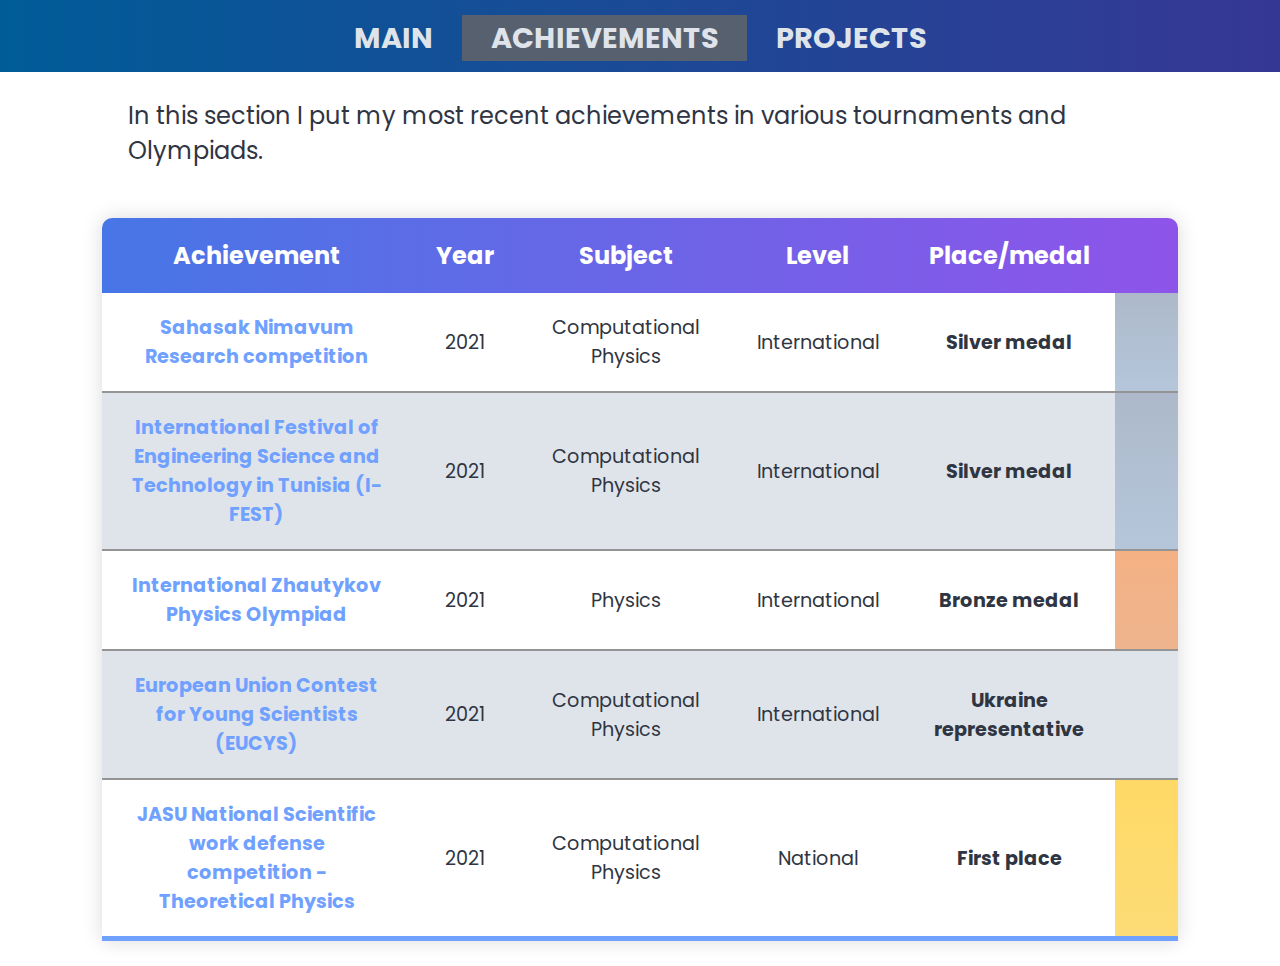
<file: Achievements.html>
<!DOCTYPE html>

<!-- Including emoji support -->
<link href="https://emoji-css.afeld.me/emoji.css" rel="stylesheet">

<html lang="en">
    <head>
        <meta charset="UTF-8">
        <meta http-equiv="X-UA-Compatible" content="IE=edge">
        <meta name="viewport" content="width=device-width, initial-scale=1.0">
        <link rel="icon" href="images/head/favicon.png">
        <title>Zakharov Dmytro</title>
        <link rel="stylesheet" href="styles/achievements/achievements.css">
    </head>
    <body>
        <div class="navbar"> 
            <nav class="navbar-container">
                <ul class="navbar-list">
                    <li><a href="index.html" class="navbar-list-element"> Main </a></li>
                    <li><a href="#" class="current"> Achievements </a></li>
                    <li><a href="projects.html" class="navbar-list-element"> Projects </a></li> 
                </ul>
            </nav>  
        </div>

        <!-- Description of this section -->
        <p class="table-description">
            In this section I put my most recent achievements in various 
            tournaments and Olympiads. 
        </p>

        <table class="achievement-table">
            <thead class="achievement-thead">
                <tr>
                    <td class="achievement"> Achievement </td>
                    <td class="year"> Year </td>
                    <td class="subject"> Subject </td>
                    <td class="level"> Level </td>
                    <td class="place"> Place/medal </td>
                    <td class="medal"> </td>
                </tr>
            </thead>
        
            <tbody class="achievement-tbody" id="achievements-table">
                <!-- A list of elements spawned by main.js script in a format
                    specified below:
                
                    <tr>
                        <td> <a class="colorful" href="research.html"> Sahasak Nimavum Research competition </a> </td>
                        <td> 2021 </td>
                        <td> Computer Science & Physics </td>
                        <td> International </td>
                        <td class="medal-title"> Silver medal </td>
                        <td class="silver-medal"> <i class="em em-second_place_medal" aria-role="presentation" aria-label="FIRST PLACE MEDAL"></i>  </td>
                    </tr> 
                -->
            </tbody>

            <script type='module' src="scripts/achievements/main.js"></script>
        </table>

        <table class = "achievement-table-phone">
            <thead class = "achievement-thead">
                <tr>
                    <td> Achievements: </td>
                </tr>
            </thead>
        
            <tbody class = "achievement-tbody" id="achievements-table-mobile">
                <!-- A list of mobile elements spawned by main.js script in a format
                    specified below:
                    
                    <tr>
                    <td> <a href = "Research.html" id = "link-green"> Sahasak Nimavum Research competition </a> 
                    <div class = "silver-medal-phone"> Silver medal <i class="em em-second_place_medal" aria-role="presentation" aria-label="FIRST PLACE MEDAL"></i> </div> 
                    </td>
                </tr> -->
            </tbody>
        </table>

        <script type='module' src="scripts/achievements/main.js"></script>
    </body>
</html>
</file>
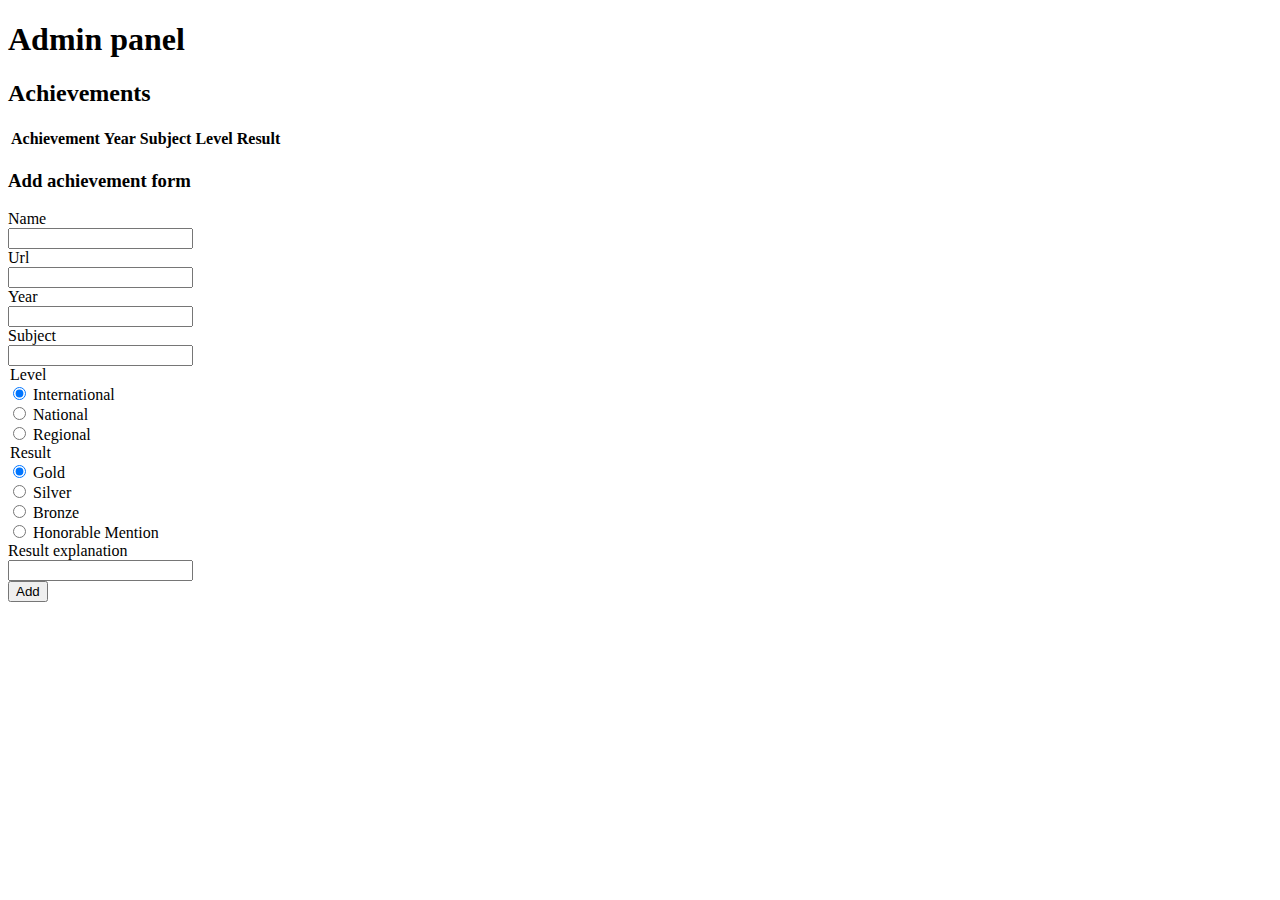
<file: admin.html>
<!DOCTYPE html>

<html lang="en">
    <head>
        <meta charset="UTF-8">
        <meta http-equiv="X-UA-Compatible" content="IE=edge">
        <meta name="viewport" content="width=device-width, initial-scale=1.0">
        <link rel="icon" href="data:image/svg+xml,<svg xmlns=%22http://www.w3.org/2000/svg%22 viewBox=%2210 0 100 100%22><text y=%22.90em%22 font-size=%2290%22>🧑‍💻</text></svg>">
        <title>Admin panel</title>
        <link href="https://cdn.jsdelivr.net/npm/bootstrap@5.3.2/dist/css/bootstrap.min.css" rel="stylesheet" integrity="sha384-T3c6CoIi6uLrA9TneNEoa7RxnatzjcDSCmG1MXxSR1GAsXEV/Dwwykc2MPK8M2HN" crossorigin="anonymous">
    </head>
    <body>
        <h1 class="text-center"> Admin panel </h1>

        <div class="container">
            <h2> Achievements </h2>

            <!-- Table section -->
            <div class="table-responsive">
                <table class="table table-sm table-striped table-hover">
                    <thead class="thead-light">
                        <tr>
                            <th scope="col" class="text-center">Achievement</th>
                            <th scope="col" class="text-center">Year</th>
                            <th scope="col" class="text-center">Subject</th>
                            <th scope="col" class="text-center">Level</th>
                            <th scope="col" class="text-center">Result</th>
                            <th scope="col" class="text-center"></td>
                        </tr>
                    </thead>
                    <tbody id="achievements-table-tbody">
                        <!-- A list of achievements in the format specified below:
                            
                            <tr>
                            <th scope="row" class="text-center"><a href="" class="link-info">Some achievement</a></th>
                            <td class="text-center">Year</td>
                            <td class="text-center">Physics</td>
                            <td class="text-center">Level</td>
                            <td class="text-center">Place</td>
                            <td class="text-center"><button type="button" class="btn btn-sm btn-danger">Delete</button></td>
                        </tr> -->
                    </tbody>
                </table> 
            </div>

            <!-- Add achievement form -->
            <div class="container">
                <h3> Add achievement form </h3>
                <form>
                    <div class="row mb-3">
                        <label for="inputName" class="col-sm-2 col-form-label">Name</label>
                        <div class="col-sm-10">
                            <input type="text" class="form-control" id="inputName">
                        </div>
                    </div>
                    
                    <div class="row mb-3">
                        <label for="inputUrl" class="col-sm-2 col-form-label">Url</label>
                        <div class="col-sm-10">
                            <input type="text" class="form-control" id="inputUrl">
                        </div>
                    </div>

                    <div class="row mb-3">
                        <label for="inputUrl" class="col-sm-2 col-form-label">Year</label>
                        <div class="col-sm-10">
                            <input type="int" class="form-control" id="inputYear">
                        </div>
                    </div>

                    <div class="row mb-3">
                        <label for="inputSubject" class="col-sm-2 col-form-label">Subject</label>
                        <div class="col-sm-10">
                            <input type="text" class="form-control" id="inputSubject">
                        </div>
                    </div>
                    
                    <!-- Radio checkboxes -->
                    <form class="row mb-3">
                        <legend class="col-form-label col-sm-2 pt-0">Level</legend>
                        
                        <div class="col-sm-10">
                            <div class="form-check">
                                <input class="form-check-input" type="radio" name="gridRadiosLevel" id="radio-international" value="1" checked/>
                                <label class="form-check-label" for="radio-international">
                                    International
                                </label>
                            </div>
                            <div class="form-check">
                                <input class="form-check-input" type="radio" name="gridRadiosLevel" id="radio-national" value="2">
                                <label class="form-check-label" for="radio-national">
                                    National
                                </label>
                            </div>
                            <div class="form-check">
                                <input class="form-check-input" type="radio" name="gridRadiosLevel" id="radio-regional" value="3">
                                <label class="form-check-label" for="radio-regional">
                                    Regional
                                </label>
                            </div>
                        </div>
                    </form>
                    
                    <form class="row mb-3">
                        <legend class="col-form-label col-sm-2 pt-0">Result</legend>
                        
                        <div class="col-sm-10">
                            <div class="form-check">
                                <input class="form-check-input" type="radio" name="gridRadiosResult" id="radio-gold" value="1" checked/>
                                <label class="form-check-label" for="radio-gold">
                                    Gold
                                </label>
                            </div>
                            <div class="form-check">
                                <input class="form-check-input" type="radio" name="gridRadiosResult" id="radio-silver" value="2">
                                <label class="form-check-label" for="radio-silver">
                                    Silver
                                </label>
                            </div>
                            <div class="form-check">
                                <input class="form-check-input" type="radio" name="gridRadiosResult" id="radio-bronze" value="3">
                                <label class="form-check-label" for="radio-bronze">
                                    Bronze
                                </label>
                            </div>
                            <div class="form-check">
                                <input class="form-check-input" type="radio" name="gridRadiosResult" id="radio-honorable" value="4">
                                <label class="form-check-label" for="radio-honorable">
                                    Honorable Mention
                                </label>
                            </div>
                        </div>
                    </form>

                    <div class="row mb-3">
                        <label for="inputPassword3" class="col-sm-2 col-form-label">Result explanation</label>
                        <div class="col-sm-10">
                            <input type="text" class="form-control" id="inputResult">
                        </div>
                    </div>

                    <div class="row mb-3">
                    </div>
                    <button type="submit" class="btn btn-primary" id="add-btn">Add</button>
                </form>
            </div>
        </div>

        <script src="https://cdn.jsdelivr.net/npm/bootstrap@5.3.2/dist/js/bootstrap.bundle.min.js" integrity="sha384-C6RzsynM9kWDrMNeT87bh95OGNyZPhcTNXj1NW7RuBCsyN/o0jlpcV8Qyq46cDfL" crossorigin="anonymous"></script>
        <script type='module' src="scripts/admin/main.js"></script>
    </body>
</html>
</file>
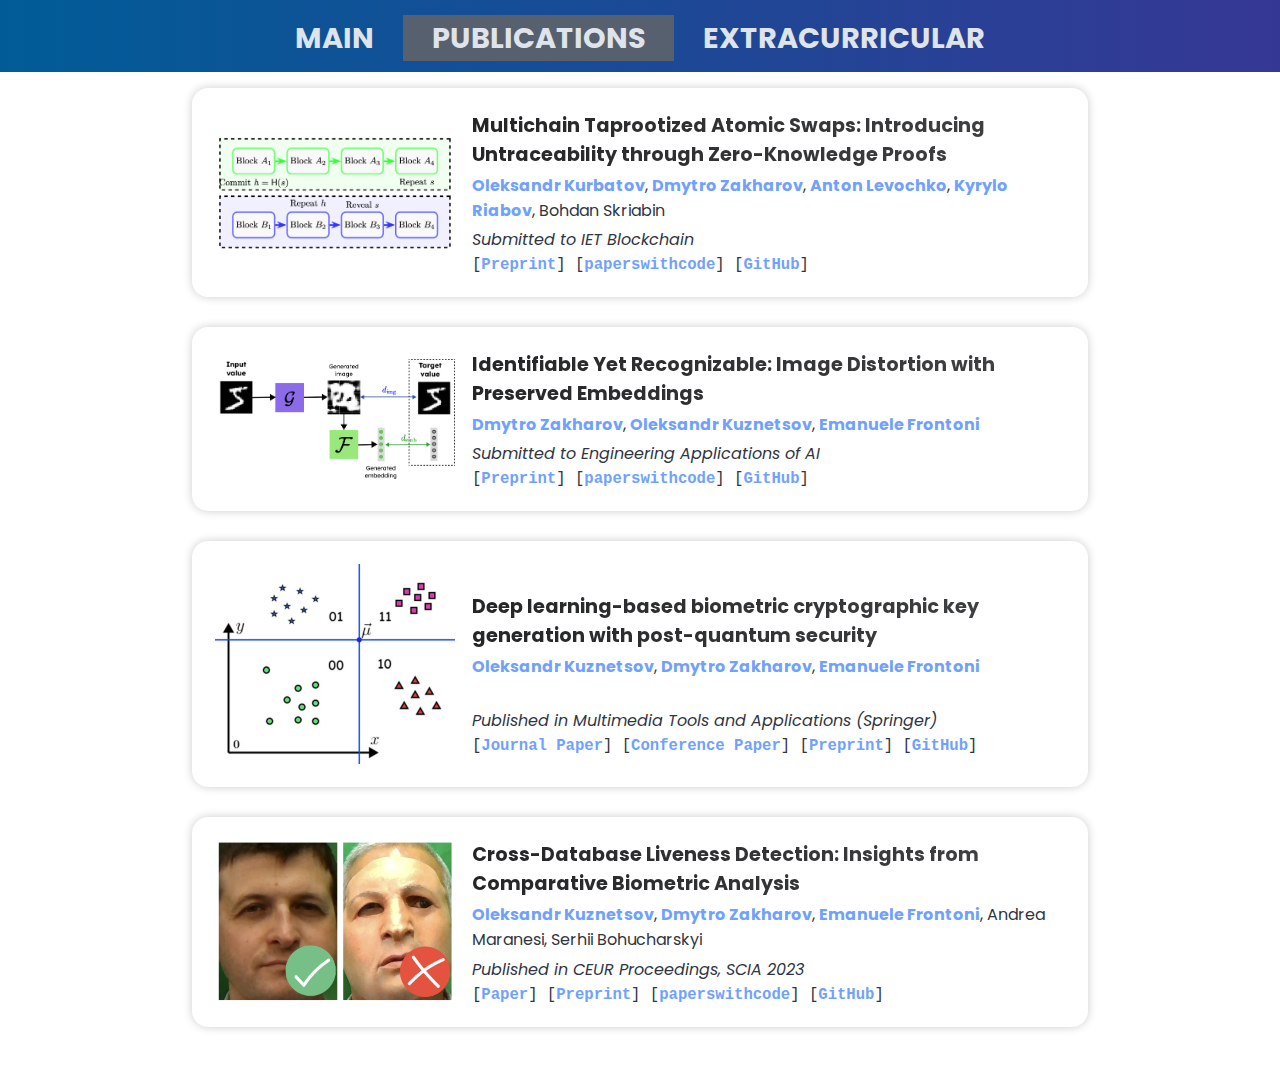
<file: papers.html>
<!DOCTYPE html>
<html lang="en">
    <head>
        <meta charset="UTF-8">
        <meta http-equiv="X-UA-Compatible" content="IE=edge">
        <meta name="viewport" content="width=device-width, initial-scale=1.0">
        <link rel="icon" href="data:image/svg+xml,<svg xmlns=%22http://www.w3.org/2000/svg%22 viewBox=%2210 0 100 100%22><text y=%22.90em%22 font-size=%2290%22>🧑‍💻</text></svg>">
        <title>Zakharov Dmytro</title>
        <link rel="stylesheet" href="styles/papers/papers.css">
    </head>
    <body>
        <!-- Navbar section -->
        <div class="navbar"> 
            <nav class="navbar-container">
                <ul class="navbar-list">
                    <li><a href="index.html" class="navbar-list-element"> Main </a></li>
                    <li><a href="#" class="current"> Publications </a></li>
                    <li><a href="extracurricular.html" class="navbar-list-element"> Extracurricular </a></li> 
                </ul>
            </nav>  
        </div>

        <!-- Papers section -->
        <div class="papers-section">
            <!-- Desktop version of papers -->

            <table class="paper-table">
                <colgroup class="paper-colgroup">
                    <col span="1" class="img-col">
                    <col span="1" class="description-col">
                 </colgroup>

                <tbody>
                    <tr class="image-row">
                        <td rowspan="4" class="preview-cell"> 
                            <img src="images/papers/previews/taprootized.png" class="preview" id="crosschain-image">
                        </td>
                        <td class="title">
                            Multichain Taprootized Atomic Swaps: Introducing Untraceability through Zero-Knowledge Proofs
                        </td>
                    </tr>
                    <tr class="author-row">
                        <td class="authors-cell">
                            <a href="https://scholar.google.com/citations?hl=en&user=-IdWqhkAAAAJ">Oleksandr Kurbatov</a>, <a href="https://scholar.google.com/citations?user=WL-8aoAAAAAJ&hl=en">Dmytro Zakharov</a>, <a href="https://scholar.google.com/citations?hl=en&user=X1nnIVcAAAAJ">Anton Levochko</a>, <a href="https://scholar.google.com/citations?user=qqPvOvMAAAAJ">Kyrylo Riabov</a>, Bohdan Skriabin
                        </td>
                    </tr>
                    <tr class="submission-row">
                        <td class="submission-cell">
                            Submitted to IET Blockchain
                        </td>
                    </tr>
                    <tr class="links-row">
                        <td class="links-cell">
                            [<a href="https://arxiv.org/abs/2402.16735" class="paper-link">Preprint</a>]
                            [<a href="https://cs.paperswithcode.com/paper/multichain-taprootized-atomic-swaps" class="paper-link">paperswithcode</a>]
                            [<a href="https://github.com/distributed-lab/taprootized-atomic-swaps" class="paper-link">GitHub</a>]
                        </td>
                    </tr>
                </tbody>
            </table>

            <table class="paper-table">
                <colgroup class="paper-colgroup">
                    <col span="1" class="img-col">
                    <col span="1" class="description-col">
                 </colgroup>

                <tbody>
                    <tr class="image-row">
                        <td rowspan="4" class="preview-cell"> 
                            <img src="images/papers/previews/unrecognizable.png" class="preview" id="crosschain-image">
                        </td>
                        <td class="title">
                            Identifiable Yet Recognizable: Image Distortion with Preserved Embeddings
                        </td>
                    </tr>
                    <tr class="author-row">
                        <td class="authors-cell">
                            <a href="https://scholar.google.com/citations?user=WL-8aoAAAAAJ&hl=en">Dmytro Zakharov</a>, <a href="https://scholar.google.com/citations?user=DUI-bncAAAAJ&hl=en">Oleksandr Kuznetsov</a>, <a href="https://scholar.google.com/citations?user=Vgi8nAcAAAAJ&hl=en">Emanuele Frontoni</a>
                        </td>
                    </tr>
                    <tr class="submission-row">
                        <td class="submission-cell">
                            Submitted to Engineering Applications of AI
                        </td>
                    </tr>
                    <tr class="links-row">
                        <td class="links-cell">
                            [<a href="https://arxiv.org/abs/2401.15048v1" class="paper-link">Preprint</a>]
                            [<a href="https://paperswithcode.com/paper/unrecognizable-yet-identifiable-image" class="paper-link">paperswithcode</a>]
                            [<a href="https://github.com/ZamDimon/distortion-generator" class="paper-link">GitHub</a>]
                        </td>
                    </tr>
                </tbody>
            </table>

            <table class="paper-table">
                <colgroup class="paper-colgroup">
                    <col span="1" class="img-col">
                    <col span="1" class="description-col">
                 </colgroup>

                <tbody>
                    <tr class="image-row">
                        <td rowspan="4" class="preview-cell"> 
                            <img src="images/papers/previews/keys.png" class="preview" id="crosschain-image">
                        </td>
                        <td class="title">
                            Deep learning-based biometric cryptographic key generation with post-quantum security
                        </td>
                    </tr>
                    <tr class="author-row">
                        <td class="authors-cell">
                            <a href="https://scholar.google.com/citations?user=DUI-bncAAAAJ&hl=en">Oleksandr Kuznetsov</a>, <a href="https://scholar.google.com/citations?user=WL-8aoAAAAAJ&hl=en">Dmytro Zakharov</a>, <a href="https://scholar.google.com/citations?user=Vgi8nAcAAAAJ&hl=en">Emanuele Frontoni</a>
                        </td>
                    </tr>
                    <tr class="submission-row">
                        <td class="submission-cell">
                            Published in Multimedia Tools and Applications (Springer)
                        </td>
                    </tr>
                    <tr class="links-row">
                        <td class="links-cell">
                            [<a href="https://doi.org/10.1007/s11042-023-17714-7" class="paper-link">Journal Paper</a>]
                            [<a href="https://doi.org/10.1109/PICST57299.2022.10238643" class="paper-link">Conference Paper</a>]
                            [<a href="https://www.researchsquare.com/article/rs-2913502/v1" class="paper-link">Preprint</a>]
                            [<a href="https://github.com/ZamDimon/Binary-Encoder" class="paper-link">GitHub</a>]
                        </td>
                    </tr>
                </tbody>
            </table>

            <table class="paper-table">
                <colgroup class="paper-colgroup">
                    <col span="1" class="img-col">
                    <col span="1" class="description-col">
                 </colgroup>

                <tbody>
                    <tr class="image-row">
                        <td rowspan="4" class="preview-cell"> 
                            <img src="images/papers/previews/liveness.png" class="preview" id="crosschain-image">
                        </td>
                        <td class="title">
                            Cross-Database Liveness Detection: Insights from Comparative Biometric Analysis
                        </td>
                    </tr>
                    <tr class="author-row">
                        <td class="authors-cell">
                            <a href="https://scholar.google.com/citations?user=DUI-bncAAAAJ&hl=en">Oleksandr Kuznetsov</a>, <a href="https://scholar.google.com/citations?user=WL-8aoAAAAAJ&hl=en">Dmytro Zakharov</a>, <a href="https://scholar.google.com/citations?user=Vgi8nAcAAAAJ&hl=en">Emanuele Frontoni</a>, Andrea Maranesi, Serhii Bohucharskyi
                        </td>
                    </tr>
                    <tr class="submission-row">
                        <td class="submission-cell">
                            Published in CEUR Proceedings, SCIA 2023
                        </td>
                    </tr>
                    <tr class="links-row">
                        <td class="links-cell">
                            [<a href="https://ceur-ws.org/Vol-3608/#paper19" class="paper-link">Paper</a>]
                            [<a href="https://arxiv.org/abs/2401.16232" class="paper-link">Preprint</a>]
                            [<a href="https://paperswithcode.com/paper/cross-database-liveness-detection-insights" class="paper-link">paperswithcode</a>]
                            [<a href="https://github.com/ZamDimon/liveness-detection" class="paper-link">GitHub</a>]
                        </td>
                    </tr>
                </tbody>
            </table>

            <!-- Phone version of papers -->

            <div class="paper-phone" id="paper-crosschain">
                <img src="images/papers/previews/taprootized.png" class="preview" id="crosschain-image">
                <div class="paper-description">
                    <p class="title"> Multichain Taprootized Atomic Swaps: Introducing Untraceability through Zero-Knowledge Proofs </p>
                    <p class="authors"> <a href="https://scholar.google.com/citations?hl=en&user=-IdWqhkAAAAJ">Oleksandr Kurbatov</a>, <a href="https://scholar.google.com/citations?user=WL-8aoAAAAAJ&hl=en">Dmytro Zakharov</a>, <a href="https://scholar.google.com/citations?hl=en&user=X1nnIVcAAAAJ">Anton Levochko</a>, <a href="https://scholar.google.com/citations?user=qqPvOvMAAAAJ">Kyrylo Riabov</a>, Bohdan Skriabin </p>
                    <p class="journal"> Submitted to IET Blockchain </p>
                    <div class="paper-links">
                        [<a href="https://arxiv.org/abs/2402.16735" class="paper-link">Preprint</a>]
                        [<a href="https://cs.paperswithcode.com/paper/multichain-taprootized-atomic-swaps" class="paper-link">paperswithcode</a>]
                        [<a href="https://github.com/distributed-lab/taprootized-atomic-swaps" class="paper-link">GitHub</a>]
                    </div>
                </div>
            </div>

            <div class="paper-phone" id="paper-embeddings">
                <img src="images/papers/previews/unrecognizable.png" class="preview" id="embeddings-image">
                <div class="paper-description">
                    <p class="title"> Identifiable Yet Recognizable: Image Distortion with Preserved Embeddings </p>
                    <p class="authors"> <a href="https://scholar.google.com/citations?user=WL-8aoAAAAAJ&hl=en">Dmytro Zakharov</a>, <a href="https://scholar.google.com/citations?user=DUI-bncAAAAJ&hl=en">Oleksandr Kuznetsov</a>, <a href="https://scholar.google.com/citations?user=Vgi8nAcAAAAJ&hl=en">Emanuele Frontoni</a> </p>
                    <p class="journal"> Submitted to Engineering Applications of AI </p>
                    <div class="paper-links">
                        [<a href="https://arxiv.org/abs/2401.15048v1" class="paper-link">Preprint</a>]
                        [<a href="https://paperswithcode.com/paper/unrecognizable-yet-identifiable-image" class="paper-link">paperswithcode</a>]
                        [<a href="https://github.com/ZamDimon/distortion-generator" class="paper-link">GitHub</a>]
                    </div>
                </div>
            </div>

            <div class="paper-phone" id="paper-key-gen">
                <img src="images/papers/previews/keys.png" class="preview" id="key-generation">
                <div class="paper-description">
                    <p class="title"> Deep learning-based biometric cryptographic key generation with post-quantum security </p>
                    <p class="authors"> <a href="https://scholar.google.com/citations?user=DUI-bncAAAAJ&hl=en">Oleksandr Kuznetsov</a>, <a href="https://scholar.google.com/citations?user=WL-8aoAAAAAJ&hl=en">Dmytro Zakharov</a>, <a href="https://scholar.google.com/citations?user=Vgi8nAcAAAAJ&hl=en">Emanuele Frontoni</a> </p>
                    <p class="journal"> Published in Multimedia Tools and Applications (Springer) </p>
                    <div class="paper-links">
                        [<a href="https://doi.org/10.1007/s11042-023-17714-7" class="paper-link">Journal Paper</a>]
                        [<a href="https://doi.org/10.1109/PICST57299.2022.10238643" class="paper-link">Conference Paper</a>]
                        [<a href="https://www.researchsquare.com/article/rs-2913502/v1" class="paper-link">Preprint</a>]
                        [<a href="https://github.com/ZamDimon/Binary-Encoder" class="paper-link">GitHub</a>]
                    </div>
                </div>
            </div>

            <div class="paper-phone" id="paper-liveness">
                <img src="images/papers/previews/liveness.png" class="preview" id="liveness">
                <div class="paper-description">
                    <p class="title"> Cross-Database Liveness Detection: Insights from Comparative Biometric Analysis </p>
                    <p class="authors"> <a href="https://scholar.google.com/citations?user=DUI-bncAAAAJ&hl=en">Oleksandr Kuznetsov</a>, <a href="https://scholar.google.com/citations?user=WL-8aoAAAAAJ&hl=en">Dmytro Zakharov</a>, <a href="https://scholar.google.com/citations?user=Vgi8nAcAAAAJ&hl=en">Emanuele Frontoni</a>, Andrea Maranesi, Serhii Bohucharskyi </p>
                    <p class="journal"> Published in CEUR Proceedings </p>
                    <div class="paper-links">
                        [<a href="https://ceur-ws.org/Vol-3608/#paper19" class="paper-link">Paper</a>]
                        [<a href="https://arxiv.org/abs/2401.16232" class="paper-link">Preprint</a>]
                        [<a href="https://paperswithcode.com/paper/cross-database-liveness-detection-insights" class="paper-link">paperswithcode</a>]
                        [<a href="https://github.com/ZamDimon/liveness-detection" class="paper-link">GitHub</a>]
                    </div>
                </div>
            </div>
        </div>
    </body>
</html>
</file>
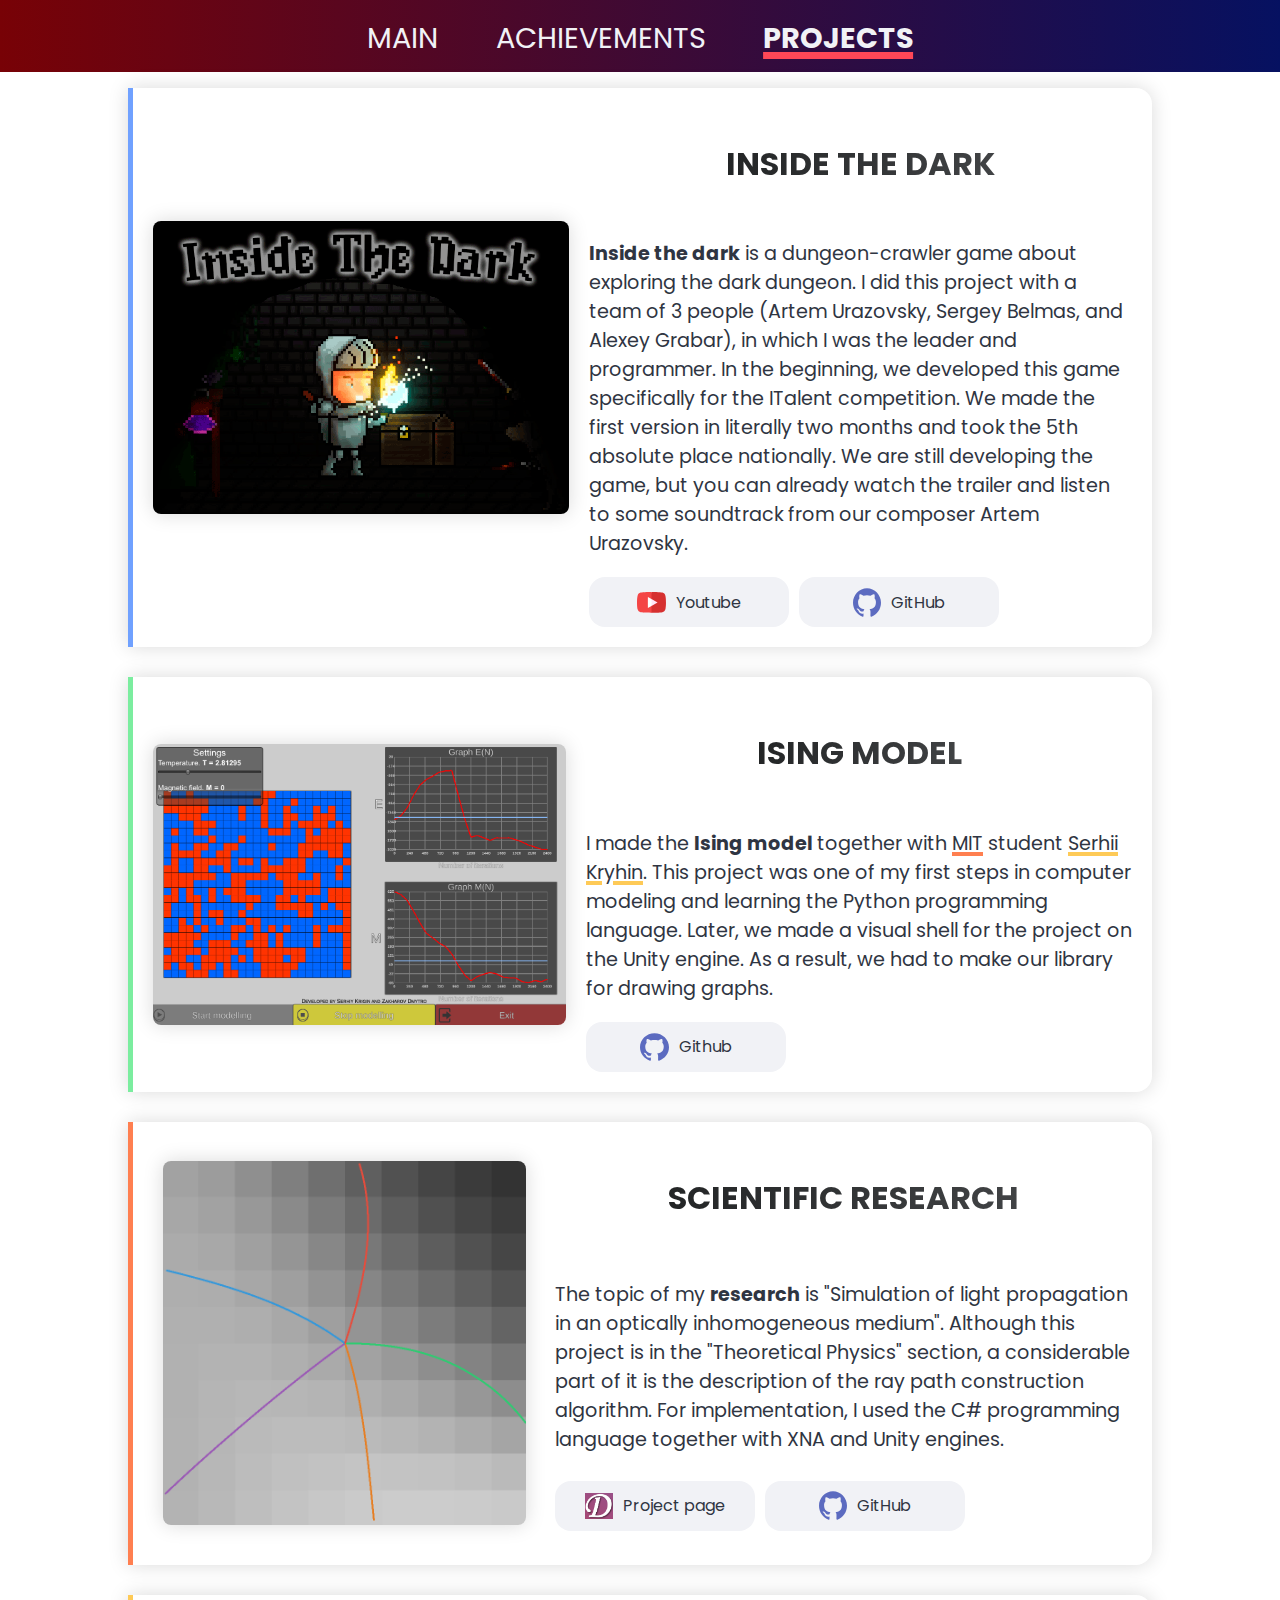
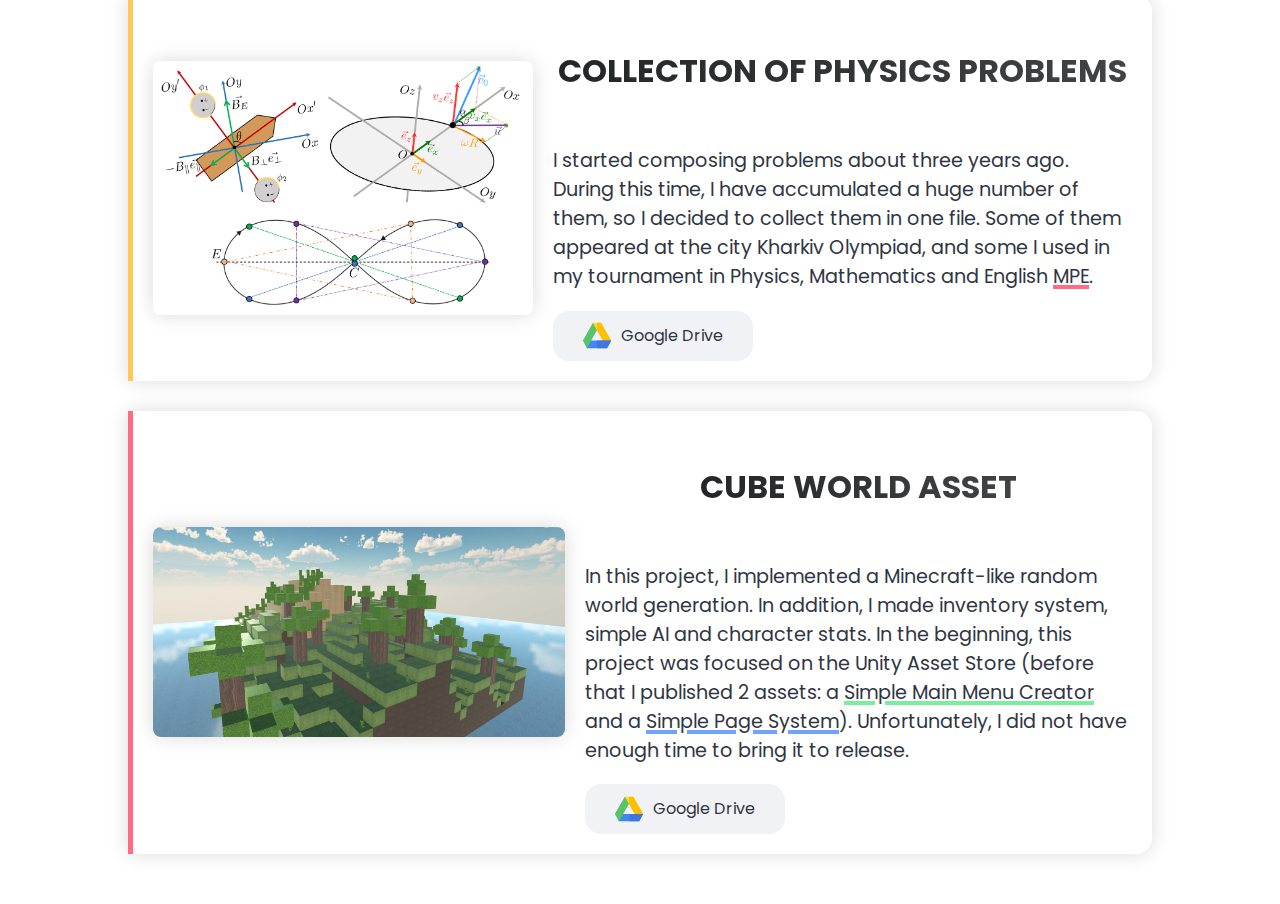
<file: Projects.html>
<!DOCTYPE html>
<html lang="en">
    <head>
        <meta charset="UTF-8">
        <meta http-equiv="X-UA-Compatible" content="IE=edge">
        <meta name="viewport" content="width=device-width, initial-scale=1.0">
        <link rel="icon" href="Images/Head/Webicon.png">
        <title>Zakharov Dmytro</title>
        <link rel = "stylesheet" href = "CSS files/projects/projects.css">
    </head>
    <body>
        <div class = "navbar"> 
            <nav class = "navbar-container">
                <ul class = "navbar-list">
                    <li><a href="index.html" class = "navbar-list-element"> Main </a> </li>
                    <li><a href="Achievements.html" class = "navbar-list-element"> Achievements </a> </li>
                    <li><a href="#" class = "current"> Projects </a> </li> 
                </ul>
            </nav>  
        </div>

        <div class="projects-section">
            <div class = "project-menu color-border" id = "inside-the-dark">
                <img src = "Images/Projects/Previews/Inside_the_dark.png" class = "project-image" id = "inside-the-dark-image">
                <p class="project-title"> Inside the dark </p>
                <p class="project-description">
                    <strong>Inside the dark</strong> is a dungeon-crawler game about exploring the dark dungeon. I did this project with a team of 3 people (Artem Urazovsky, Sergey Belmas, and Alexey Grabar), in which I was the leader and programmer. In the beginning, we developed this game specifically for the ITalent competition. We made the first version in literally two months and took the 5th absolute place nationally. We are still developing the game, but you can already watch the trailer and listen to some soundtrack from our composer Artem Urazovsky.
                </p>

                <div class="project-links-section">
                    <a href = "https://www.youtube.com/watch?v=A6j2XfqPh4k&feature=youtu.be" class = "project-link">
                        <img src="Images/Projects/Source icons/youtube.svg">
                        <p class = "link-name"> Youtube </p>
                    </a>

                    <a href = "https://github.com/ZamDimon/Inside-The-Dark" class = "project-link">
                        <img src="Images/Projects/Source icons/github.svg">
                        <p class = "link-name"> GitHub </p>
                    </a>
                </div>
            </div>

            <div class = "project-menu color-border" id = "ising-model">
                <img src = "Images/Projects/Previews/Ising_model.PNG" class = "project-image" id = "ising-model-image">
                <p class="project-title"> Ising model </p>
                <p class="project-description">
                    I made the <strong> Ising model </strong> together with <a href="https://www.mit.edu" id = "link-orange">MIT</a> student <a href="https://www.facebook.com/profile.php?id=100004925599259" id = "link-yellow">Serhii Kryhin</a>. 
                    This project was one of my first steps in computer modeling and learning the Python programming language. Later, we made a visual shell for the project on the Unity engine. As a result, we had to make our library for drawing graphs.
                </p>

                <div class="project-links-section">                    
                    <a href = "https://github.com/HeHelios/IsingModel" class = "project-link">
                        <img src="Images/Projects/Source icons/github.svg">
                        <p class = "link-name"> Github </p>
                    </a>
                </div>
            </div>

            <div class = "project-menu color-border" id = "jasu-research">
                <img src = "Images/Projects/Previews/Research-photo.PNG" class = "project-image" id = "jasu-research-image">
                <p class="project-title"> Scientific Research </p>
                <p class="project-description">
                    The topic of my <strong>research</strong> is "Simulation of light propagation in an optically inhomogeneous medium". 
                    Although this project is in the "Theoretical Physics" section, 
                    a considerable part of it is the description of the ray path construction algorithm. 
                    For implementation, I used the C# programming language together with XNA and Unity engines. 
                </p>

                <div class="project-links-section">
                    <a href = "Research.html" class = "project-link">
                        <img src="Images/Head/Webicon.PNG">
                        <p class = "link-name"> Project page </p>
                    </a>
                    
                    <a href = "Research.html" class = "project-link">
                        <img src="Images/Projects/Source icons/github.svg">
                        <p class = "link-name"> GitHub </p>
                    </a>
                </div>
            </div>

            <div class = "project-menu color-border" id = "problems-collection">
                <img src = "Images/Projects/Previews/Collection_of_problems.PNG" class = "project-image" id = "problems-collection-image">
                <p class="project-title"> Collection of Physics Problems </p>
                <p class="project-description">
                    I started composing problems about three years ago. 
                    During this time, I have accumulated a huge number of them, 
                    so I decided to collect them in one file. 
                    Some of them appeared at the city Kharkiv Olympiad,
                    and some I used in my tournament in Physics, Mathematics and English <a href = "https://drive.google.com/drive/folders/1F7SFbgdHU_H8XMiI5o3xKesMT7u1uJk3?usp=sharing" id = "link-red">MPE</a>. 
                </p>

                <div class="project-links-section">
                    <a href = "https://drive.google.com/drive/folders/1oE5HrzeskdnxfdHhr3D0C-KDjy6VNuQW?usp=sharing" class = "project-link">
                        <img src="Images/Projects/Source icons/google-drive.svg">
                        <p class = "link-name"> Google Drive </p>
                    </a>
                </div>
            </div>

            <div class = "project-menu color-border" id = "cube-asset">
                <img src = "Images/Projects/Previews/Cube_asset.jpg" class = "project-image" id = "cube-asset-image">
                <p class="project-title"> Cube world asset </p>
                <p class="project-description">
                    In this project, I implemented a Minecraft-like random world generation. In addition, I made
                    inventory system, simple AI and character stats. In the beginning, this 
                    project was focused on the Unity Asset Store (before that I published 
                    2 assets: a 
                    <a href = "https://assetstore.unity.com/packages/tools/gui/simple-main-menu-creator-94457?_ga=2.104834246.778803707.1615833710-691810676.1603144090" id = "link-green">Simple Main Menu Creator</a> 
                    and a 
                    <a href = "https://assetstore.unity.com/packages/tools/gui/simple-page-system-94917?_ga=2.96340058.778803707.1615833710-691810676.1603144090" id = "link-blue">Simple Page System</a>). 
                    Unfortunately, I did not have enough time to bring it to release. 
                </p>

                <div class="project-links-section">
                    <a href = "https://drive.google.com/drive/folders/1xvL6NFfxkOKJ_JD0t810dZxMo8ZDExmv?usp=sharing" class="project-link">
                        <img src="Images/Projects/Source icons/google-drive.svg">
                        <p class = "link-name"> Google Drive </p>
                    </a>
                </div>
            </div>
        </div>
    </body>
</html>
</file>
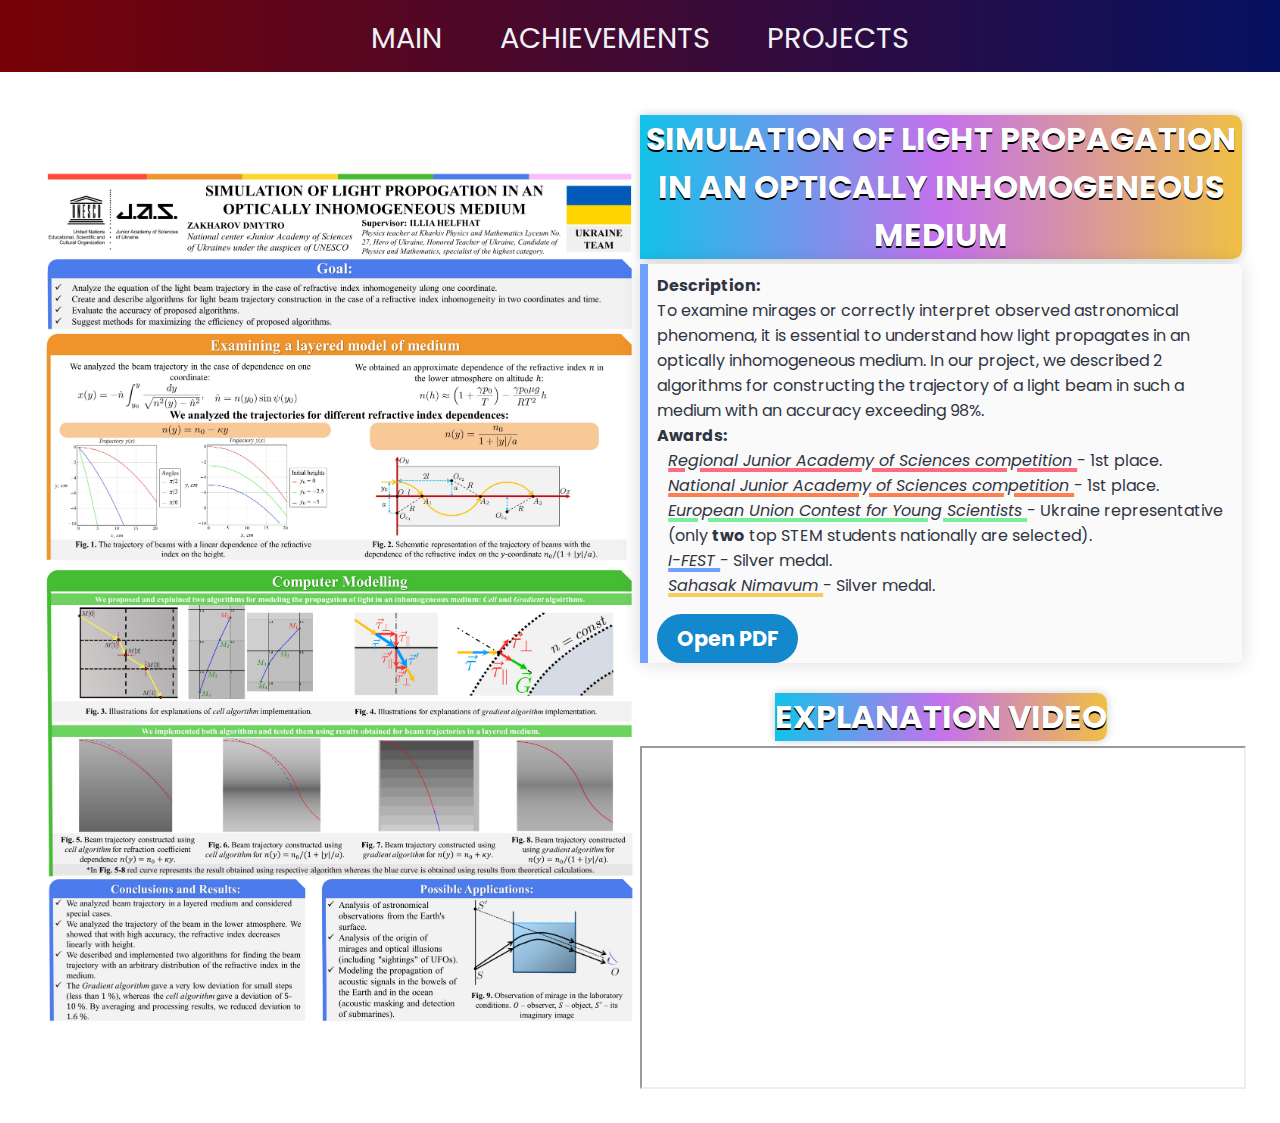
<file: Research.html>
<!DOCTYPE html>
<link href="https://emoji-css.afeld.me/emoji.css" rel="stylesheet">

<html lang="en">
    <head>
        <meta charset="UTF-8">
        <meta http-equiv="X-UA-Compatible" content="IE=edge">
        <meta name="viewport" content="width=device-width, initial-scale=1.0">
        <link rel="icon" href="Images/Head/Webicon.png">
        <title>Zakharov Dmytro</title>
        <link rel = "stylesheet" href = "CSS files/research/research.css">
    </head>
    <body>
        <div class = "navbar"> 
            <nav class = "navbar-container">
                <ul class = "navbar-list">
                    <li><a href="index.html" class = "navbar-list-element"> Main </a> </li>
                    <li><a href="Achievements.html" class = "navbar-list-element"> Achievements </a> </li>
                    <li><a href="Projects.html" class = "navbar-list-element"> Projects </a> </li> 
                </ul>
            </nav>  
        </div>
        
        <div class = "main-container">
            <div class = "poster-container">
                <img src="Images/Projects/Previews/Zakharov_Poster.JPG" id = "poster-image">
            </div>
            
            <div class = "outside-poster-container">
                <div class = "header-container" id = "header">
                    <p class = "header"> SIMULATION OF LIGHT PROPAGATION IN AN OPTICALLY INHOMOGENEOUS MEDIUM </p>
                </div>

                <div class = "description-container">
                    <div class = "description-text">
                        <div id = "header-in-text"> Description: </div>
                        To examine mirages or correctly interpret observed astronomical phenomena, it is essential to understand how light propagates in an optically inhomogeneous medium. In our project, we described 2 algorithms for constructing the trajectory of a light beam in such a medium with an accuracy exceeding 98%.
                        
                        <div id = "header-in-text"> Awards: </div>
                        <ul class = "awards-list">
                            <li><i class="em em-flag-ua" aria-role="presentation" aria-label="Ukraine Flag"></i><i class="em em-first_place_medal" aria-role="presentation" aria-label="FIRST PLACE MEDAL"></i> <em> <a href="https://dniokh.gov.ua/?p=62556" id = "link-red"> Regional Junior Academy of Sciences competition </a> </em> - 1st place. </li>
                            <li><i class="em em-flag-ua" aria-role="presentation" aria-label="Ukraine Flag"></i><i class="em em-first_place_medal" aria-role="presentation" aria-label="FIRST PLACE MEDAL"></i> <em> <a href="https://jasu2021.com/innovation-details.php?id=443" id = "link-orange"> National Junior Academy of Sciences competition </a> </em> - 1st place.</li>
                            <li><i class="em em-flag-eu" aria-role="presentation" aria-label="European Union Flag"></i> <em> <a href="https://eucys2021.usal.es/physics-07-2021/" id = "link-green"> European Union Contest for Young Scientists </a> </em> - Ukraine representative (only <strong>two</strong> top STEM students nationally are selected).</li>
                            <li><i class="em em-flag-tn" aria-role="presentation" aria-label="Tunisia Flag"></i><i class="em em-second_place_medal" aria-role="presentation" aria-label="SECOND PLACE MEDAL"></i> <em> <a href="https://ifest-tunisia.org" id = "link-blue"> I-FEST </a> </em> - Silver medal.</li>
                            <li><i class="em em-flag-lk" aria-role="presentation" aria-label="Sri Lanka Flag"></i><i class="em em-second_place_medal" aria-role="presentation" aria-label="SECOND PLACE MEDAL"></i> <em> <a href="http://slic.gov.lk/sn-2020/" id = "link-yellow"> Sahasak Nimavum </a> </em> - Silver medal.</li>
                        </ul>
                    </div>
                    
                    <br>

                    <a href="https://drive.google.com/file/d/1J8dCYdXRKYcIMF1qYl2XtzLHQu7brPGe/view?usp=sharing" class = "description-button">
                        <i class="em em-memo" aria-role="presentation" aria-label="MEMO"></i> Open PDF
                    </a>
                </div>

                <div class = "explanation-video-container">
                    <p class = "header-container" id = "header"> Explanation video </p>

                    <div style="position:relative; width:100%; height:0px; padding-bottom:56.25%;">
                        <iframe style="position:absolute; left:0; top:0; width:100%; height:100%"
                            src="https://www.youtube.com/embed/4aBd73bWYrA">
                        </iframe>
                    </div>
                </div>
            </div>
        </div>
    </body>
</html>
</file>
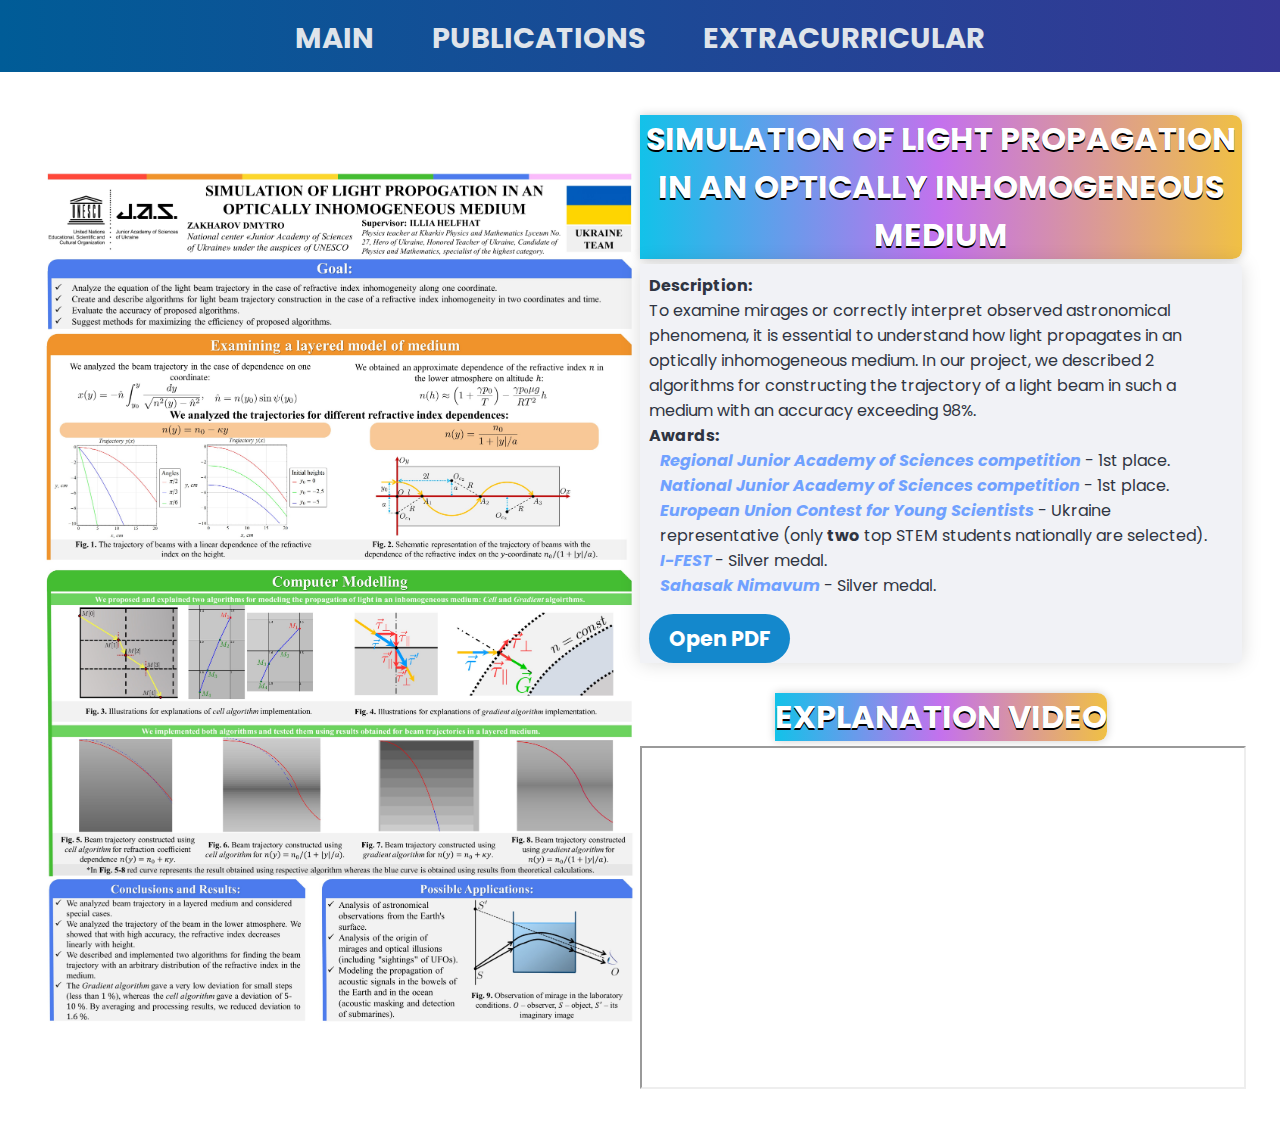
<file: research.html>
<!DOCTYPE html>
<link href="https://emoji-css.afeld.me/emoji.css" rel="stylesheet">

<html lang="en">
    <head>
        <meta charset="UTF-8">
        <meta http-equiv="X-UA-Compatible" content="IE=edge">
        <meta name="viewport" content="width=device-width, initial-scale=1.0">
        <link rel="icon" href="data:image/svg+xml,<svg xmlns=%22http://www.w3.org/2000/svg%22 viewBox=%2210 0 100 100%22><text y=%22.90em%22 font-size=%2290%22>🧑‍💻</text></svg>">
        <title>Zakharov Dmytro</title>
        <link rel="stylesheet" href="styles/research/research.css">
    </head>
    <body>
        <!-- Navbar section -->
        <div class="navbar"> 
            <nav class="navbar-container">
                <ul class="navbar-list">
                    <li><a href="index.html" class="navbar-list-element"> Main </a></li>
                    <li><a href="papers.html" class="navbar-list-element"> Publications </a></li>
                    <li><a href="extracurricular.html" class="navbar-list-element"> Extracurricular </a></li> 
                </ul>
            </nav>  
        </div>
        
        <!-- Poster section -->
        <div class="main-container">
            <div class="poster-container">
                <img src="images/projects/previews/poster.jpg" id="poster-image">
            </div>
            
            <div class="outside-poster-container">
                <div class="header-container" id="header">
                    <p class="header"> SIMULATION OF LIGHT PROPAGATION IN AN OPTICALLY INHOMOGENEOUS MEDIUM </p>
                </div>

                <div class="description-container">
                    <div class="description-text">
                        <div id="header-in-text"> Description: </div>
                        To examine mirages or correctly interpret observed astronomical phenomena, it is essential to understand how light propagates in an optically inhomogeneous medium. In our project, we described 2 algorithms for constructing the trajectory of a light beam in such a medium with an accuracy exceeding 98%.
                        
                        <div id="header-in-text"> Awards: </div>
                        <ul class="awards-list">
                            <li><i class="em em-flag-ua" aria-role="presentation" aria-label="Ukraine Flag"></i><i class="em em-first_place_medal" aria-role="presentation" aria-label="FIRST PLACE MEDAL"></i> <em> <a href="https://dniokh.gov.ua/?p=62556" id = "link-red"> Regional Junior Academy of Sciences competition </a> </em> - 1st place. </li>
                            <li><i class="em em-flag-ua" aria-role="presentation" aria-label="Ukraine Flag"></i><i class="em em-first_place_medal" aria-role="presentation" aria-label="FIRST PLACE MEDAL"></i> <em> <a href="https://jasu2021.com/innovation-details.php?id=443" id = "link-orange"> National Junior Academy of Sciences competition </a> </em> - 1st place.</li>
                            <li><i class="em em-flag-eu" aria-role="presentation" aria-label="European Union Flag"></i> <em> <a href="https://eucys2021.usal.es/physics-07-2021/" id = "link-green"> European Union Contest for Young Scientists </a> </em> - Ukraine representative (only <strong>two</strong> top STEM students nationally are selected).</li>
                            <li><i class="em em-flag-tn" aria-role="presentation" aria-label="Tunisia Flag"></i><i class="em em-second_place_medal" aria-role="presentation" aria-label="SECOND PLACE MEDAL"></i> <em> <a href="https://ifest-tunisia.org" id = "link-blue"> I-FEST </a> </em> - Silver medal.</li>
                            <li><i class="em em-flag-lk" aria-role="presentation" aria-label="Sri Lanka Flag"></i><i class="em em-second_place_medal" aria-role="presentation" aria-label="SECOND PLACE MEDAL"></i> <em> <a href="http://slic.gov.lk/sn-2020/" id = "link-yellow"> Sahasak Nimavum </a> </em> - Silver medal.</li>
                        </ul>
                    </div>
                    
                    <br>

                    <a href="https://drive.google.com/file/d/1J8dCYdXRKYcIMF1qYl2XtzLHQu7brPGe/view?usp=sharing" class="description-button">
                        <i class="em em-memo" aria-role="presentation" aria-label="MEMO"></i> Open PDF
                    </a>
                </div>

                <div class="explanation-video-container">
                    <p class="header-container" id="header"> Explanation video </p>

                    <div style="position:relative; width:100%; height:0px; padding-bottom:56.25%;">
                        <iframe style="position:absolute; left:0; top:0; width:100%; height:100%"
                            src="https://www.youtube.com/embed/4aBd73bWYrA">
                        </iframe>
                    </div>
                </div>
            </div>
        </div>
    </body>
</html>
</file>
<file: styles/achievements/achievements.css>
@import url("../common/common.css");
.table-header {
  font-size: 3em;
  margin: auto;
  font-weight: bold;
  text-align: center;
  margin-top: 30px;
  -webkit-text-decoration: underline var(--table-color-gradient) 7px;
          text-decoration: underline var(--table-color-gradient) 7px;
}

.table-description {
  font-size: 1.5em;
  margin: auto;
  padding: 10px 10% 0 10%;
}

.achievement-table-phone {
  display: none;
}

.achievement-table .achievement {
  width: 30%;
}
.achievement-table .year {
  width: 10%;
}
.achievement-table .subject {
  width: 20%;
}
.achievement-table .level {
  width: 15%;
}
.achievement-table .place {
  width: 19%;
}
.achievement-table .medal {
  width: 6%;
}

.achievement-table, .achievement-table-phone {
  border-collapse: collapse;
  margin: 25px 0;
  font-size: 1.2em;
  min-width: 400px;
  border-radius: 10px 10px 0 0;
  overflow: hidden;
  box-shadow: 0 0 20px rgba(0, 0, 0, 0.15);
  margin-top: 50px;
  margin-left: 8%;
  margin-right: 8%;
}
.achievement-table td, .achievement-table-phone td {
  padding: 20px 25px;
}
.achievement-table .achievement-thead, .achievement-table-phone .achievement-thead {
  font-weight: bold;
  background: var(--table-color-gradient);
  color: white;
  text-align: center;
  font-size: 1.25em;
}
.achievement-table .achievement-tbody, .achievement-table-phone .achievement-tbody {
  color: var(--black-text-color);
  text-align: center;
}
.achievement-table .achievement-tbody tr, .achievement-table-phone .achievement-tbody tr {
  border-bottom: 2px solid #949494;
}
.achievement-table .achievement-tbody tr:last-of-type, .achievement-table-phone .achievement-tbody tr:last-of-type {
  border-bottom: 5px solid var(--main-color);
}
.achievement-table .achievement-tbody tr:nth-child(2n+1), .achievement-table-phone .achievement-tbody tr:nth-child(2n+1) {
  background-color: var(--background-color);
}
.achievement-table .achievement-tbody tr:nth-child(2n+2), .achievement-table-phone .achievement-tbody tr:nth-child(2n+2) {
  background-color: var(--darker-background-color);
}
.achievement-table .achievement-tbody .medal-title, .achievement-table-phone .achievement-tbody .medal-title {
  font-weight: bold;
}
.achievement-table .achievement-tbody .neutral, .achievement-table-phone .achievement-tbody .neutral {
  font-weight: bold;
}
.achievement-table .achievement-tbody .neutral .neutral-medal-image, .achievement-table-phone .achievement-tbody .neutral .neutral-medal-image {
  width: 100%;
  vertical-align: middle;
}
.achievement-table .achievement-tbody .bronze-medal, .achievement-table-phone .achievement-tbody .bronze-medal {
  background: var(--bronze-gradient);
  font-weight: bold;
}
.achievement-table .achievement-tbody .bronze-medal .bronze-medal-image, .achievement-table-phone .achievement-tbody .bronze-medal .bronze-medal-image {
  width: 100%;
  vertical-align: middle;
}
.achievement-table .achievement-tbody .silver-medal, .achievement-table-phone .achievement-tbody .silver-medal {
  background: var(--silver-gradient);
  font-weight: bold;
}
.achievement-table .achievement-tbody .silver-medal .silver-medal-image, .achievement-table-phone .achievement-tbody .silver-medal .silver-medal-image {
  width: 100%;
  vertical-align: middle;
}
.achievement-table .achievement-tbody .gold-medal, .achievement-table-phone .achievement-tbody .gold-medal {
  background: var(--gold-gradient);
  font-weight: bold;
}
.achievement-table .achievement-tbody .gold-medal .gold-medal-image, .achievement-table-phone .achievement-tbody .gold-medal .gold-medal-image {
  width: 100%;
  vertical-align: middle;
}

@media only screen and (max-width: 1130px) {
  .achievement-table {
    display: none;
  }
  .achievement-table-phone {
    display: table;
    font-size: 1em;
    padding: 0;
    margin: auto;
    margin-bottom: 30px;
  }
  .achievement-table-phone .achievement-thead {
    font-size: 1.05em;
  }
  .achievement-table-phone .achievement-tbody tr {
    border-bottom: 10px solid var(--darker-background-color);
  }
  .achievement-table-phone .achievement-tbody tr .bronze-medal-phone {
    font-weight: bold;
    background: var(--bronze-gradient);
    margin: 5px;
    border-radius: 0.5em;
  }
  .achievement-table-phone .achievement-tbody tr .silver-medal-phone {
    font-weight: bold;
    background: var(--silver-gradient);
    margin: 5px;
    border-radius: 0.5em;
  }
  .achievement-table-phone .achievement-tbody tr .gold-medal-phone {
    font-weight: bold;
    background: var(--gold-gradient);
    margin: 5px;
    border-radius: 0.5em;
  }
  .table-description {
    font-size: 1.1em;
    text-align: center;
    margin-bottom: 20px;
    padding: 0px 10px 0 10px;
  }
}/*# sourceMappingURL=achievements.css.map */
</file>
<file: styles/papers/papers.css>
@import url("../main/main.css");
.papers-section {
  display: flex;
  flex-direction: column;
  row-gap: 30px;
  margin: 0 15% 50px 15%;
}
.papers-section .paper-table {
  width: 100%;
  background: white;
  border-radius: 1em;
  box-shadow: 0 0 10px rgba(0, 0, 0, 0.2);
  padding: 20px;
}
.papers-section .paper-table .paper-colgroup .img-col {
  width: 30%;
}
.papers-section .paper-table .paper-colgroup .description-col {
  width: 70%;
}
.papers-section .paper-table .image-row .preview-cell .preview {
  display: block;
  width: 95%;
  height: 95%;
}
.papers-section .paper-table .image-row .title {
  background: var(--header-gradient);
  background-clip: text;
  -webkit-background-clip: text;
  -webkit-text-fill-color: transparent;
  font-weight: bold;
  font-size: 1.2em;
  margin: 0;
  vertical-align: bottom;
}
.papers-section .paper-table .author-row .authors-cell {
  vertical-align: top;
}
.papers-section .paper-table .submission-row {
  font-style: italic;
}
.papers-section .paper-table .submission-row .submission-cell {
  vertical-align: bottom;
}
.papers-section .paper-table .links-row .links-cell {
  font-size: 1.2em;
  font-family: monospace;
  vertical-align: top;
}
.papers-section .paper-phone {
  background: white;
  border-radius: 1em;
  box-shadow: 0 0 20px rgba(0, 0, 0, 0.15);
  padding: 20px;
  display: flex;
  align-content: space-between;
  -moz-column-gap: 20px;
       column-gap: 20px;
  display: none;
}
.papers-section .paper-phone .preview {
  border-radius: 0.5em;
  box-shadow: 0 0 20px rgba(0, 0, 0, 0.15);
  vertical-align: middle;
  flex: 50%;
  width: 100%;
  height: auto;
  -o-object-fit: cover;
     object-fit: cover;
}
.papers-section .paper-phone .paper-description {
  display: flex;
  flex-direction: column;
  align-items: left;
  justify-content: center;
}
.papers-section .paper-phone .paper-description .title {
  background: var(--header-gradient);
  background-clip: text;
  -webkit-background-clip: text;
  -webkit-text-fill-color: transparent;
  font-weight: bold;
  font-size: 1.2em;
  margin: 0;
}
.papers-section .paper-phone .paper-description .authors {
  margin: 0;
}
.papers-section .paper-phone .paper-description .journal {
  font-style: italic;
  margin: 0;
}
.papers-section .paper-phone .paper-description .paper-links {
  margin: 0;
  margin-top: 10px;
}
.papers-section .paper-phone .paper-description .paper-links .paper-link {
  font-size: 1.2em;
  font-family: monospace;
}

@media only screen and (max-width: 800px) {
  .papers-section {
    display: flex;
    flex-direction: column;
    row-gap: 30px;
    margin: 0 5% 50px 5%;
  }
  .papers-section .paper-table {
    display: none;
  }
  .papers-section .paper-phone {
    display: flex;
    flex-direction: column;
    align-items: center;
    justify-content: center;
    row-gap: 10px;
  }
}/*# sourceMappingURL=papers.css.map */
</file>
<file: CSS files/projects/projects.css>
@import url("../main/main.css");
.projects-section {
  display: -webkit-box;
  display: -ms-flexbox;
  display: flex;
  -webkit-box-orient: vertical;
  -webkit-box-direction: normal;
      -ms-flex-direction: column;
          flex-direction: column;
  row-gap: 30px;
  margin-bottom: 50px;
  /*.project-menu:nth-child(5n+1) {
        border-left: solid var(--link-red) 8px;

        .project-title {
            text-decoration: underline var(--link-red) 7px;
        }
    }

    .project-menu:nth-child(5n+2) {
        border-left: solid var(--link-green) 8px;
        .project-title {
            text-decoration: underline var(--link-green) 7px;
        }
    }

    .project-menu:nth-child(5n+3) {
        border-left: solid var(--link-blue) 8px;
        .project-title {
            text-decoration: underline var(--link-blue) 7px;
        }
    }

    .project-menu:nth-child(5n+4) {
        border-left: solid var(--link-orange) 8px;
        .project-title {
            text-decoration: underline var(--link-orange) 7px;
        }
    }

    .project-menu:nth-child(5n+5) {
        border-left: solid var(--link-yellow) 8px;
        .project-title {
            text-decoration: underline var(--link-yellow) 7px;
        }
    }*/
}

.projects-section .project-menu {
  background: white;
  margin-left: 10%;
  margin-right: 10%;
  border-radius: 0 1em 1em 0;
  -webkit-box-shadow: 0 0 20px rgba(0, 0, 0, 0.15);
          box-shadow: 0 0 20px rgba(0, 0, 0, 0.15);
  padding: 20px;
  display: -ms-grid;
  display: grid;
  -ms-grid-rows: auto;
      grid-template-rows: auto;
  -webkit-column-gap: 20px;
          column-gap: 20px;
  /*#inside-the-dark-image {
            width: 100%;
        }*/
}

.projects-section .project-menu .project-image {
  border-radius: 0.5em;
  -webkit-box-shadow: 0 0 20px rgba(0, 0, 0, 0.15);
          box-shadow: 0 0 20px rgba(0, 0, 0, 0.15);
  -ms-grid-column: 1;
  -ms-grid-column-span: 1;
  grid-column: 1 / 2;
  -ms-grid-row: 1;
  -ms-grid-row-span: 4;
  grid-row: 1 / 5;
  -ms-grid-column-align: center;
      justify-self: center;
  max-width: 100%;
  max-height: 100%;
  margin: auto;
}

.projects-section .project-menu #jasu-research-image {
  max-width: 95%;
  max-height: 95%;
}

.projects-section .project-menu .project-title {
  -ms-grid-column: 2;
  -ms-grid-column-span: 1;
  grid-column: 2 / 3;
  -ms-grid-row: 1;
  -ms-grid-row-span: 1;
  grid-row: 1 / 2;
  background: var(--header-gradient);
  -webkit-background-clip: text;
  -webkit-text-fill-color: transparent;
  font-weight: bold;
  -ms-grid-column-align: center;
      justify-self: center;
  text-align: center;
  font-size: 2em;
  text-transform: uppercase;
}

.projects-section .project-menu .project-description {
  -ms-grid-column: 2;
  -ms-grid-column-span: 1;
  grid-column: 2 / 3;
  -ms-grid-row: 2;
  -ms-grid-row-span: 1;
  grid-row: 2 / 3;
  font-size: 1.2em;
}

.projects-section .project-menu .project-links-section {
  -ms-grid-column: 2;
  -ms-grid-column-span: 1;
  grid-column: 2 / 3;
  -ms-grid-row: 3;
  -ms-grid-row-span: 1;
  grid-row: 3 / 4;
  row-gap: 5px;
  -webkit-column-gap: 10px;
          column-gap: 10px;
  display: -ms-grid;
  display: grid;
  -ms-grid-columns: (minmax(auto, 200px))[auto-fit];
      grid-template-columns: repeat(auto-fit, minmax(auto, 200px));
  -ms-grid-column-align: left bottom;
      justify-self: left bottom;
}

.projects-section .project-menu .project-links-section .project-link {
  display: -webkit-box;
  display: -ms-flexbox;
  display: flex;
  -webkit-box-orient: horizontal;
  -webkit-box-direction: normal;
      -ms-flex-direction: row;
          flex-direction: row;
  -webkit-column-gap: 10px;
          column-gap: 10px;
  padding: 5px;
  border-radius: 1em;
  background: var(--darker-background-color);
  max-width: 200px;
  max-height: 40px;
  -webkit-box-align: center;
      -ms-flex-align: center;
          align-items: center;
  -webkit-box-pack: center;
      -ms-flex-pack: center;
          justify-content: center;
  -webkit-transition-duration: 400ms;
          transition-duration: 400ms;
}

.projects-section .project-menu .project-links-section .project-link img {
  width: 15%;
  -ms-grid-column-align: left;
      justify-self: left;
}

.projects-section .project-menu .project-links-section .project-link p {
  text-align: center;
  display: table-cell;
}

.projects-section .project-menu .project-links-section .project-link:hover {
  background-color: var(--dark-background-color);
  color: white;
}

.projects-section .project-menu .tags-section {
  -ms-grid-column: 2;
  -ms-grid-column-span: 1;
  grid-column: 2 / 3;
  -ms-grid-row: 4;
  -ms-grid-row-span: 1;
  grid-row: 4 / 5;
}

.projects-section .project-menu .tags-section .tags-list {
  display: -webkit-box;
  display: -ms-flexbox;
  display: flex;
  -ms-grid-columns: (minmax(auto, 170px))[auto-fit];
      grid-template-columns: repeat(auto-fit, minmax(auto, 170px));
  justify-self: right;
  -webkit-box-pack: end;
      -ms-flex-pack: end;
          justify-content: end;
}

.projects-section .project-menu .tags-section .tags-list li {
  text-align: center;
  vertical-align: center;
  margin: 7px;
  padding: 8px;
  border-radius: 1em;
  font-size: 1em;
  color: #585858;
  background: #bebebe;
}

@media only screen and (max-width: 1130px) {
  .projects-section .project-menu .project-image {
    -ms-grid-column: 1;
    -ms-grid-column-span: 1;
    grid-column: 1 / 2;
    -ms-grid-row: 2;
    -ms-grid-row-span: 1;
    grid-row: 2 / 3;
  }
  .projects-section .project-menu .project-title {
    -ms-grid-column: 1;
    -ms-grid-column-span: 1;
    grid-column: 1 / 2;
    -ms-grid-row: 1;
    -ms-grid-row-span: 1;
    grid-row: 1 / 2;
  }
  .projects-section .project-menu .project-description {
    -ms-grid-column: 1;
    -ms-grid-column-span: 1;
    grid-column: 1 / 2;
    -ms-grid-row: 3;
    -ms-grid-row-span: 1;
    grid-row: 3 / 4;
  }
  .projects-section .project-menu .project-links-section {
    -ms-grid-column: 1;
    -ms-grid-column-span: 1;
    grid-column: 1 / 2;
    -ms-grid-row: 5;
    -ms-grid-row-span: 1;
    grid-row: 5 / 6;
  }
  .projects-section .project-menu .tags-section {
    -ms-grid-column: 1;
    -ms-grid-column-span: 1;
    grid-column: 1 / 2;
    -ms-grid-row: 7;
    -ms-grid-row-span: 1;
    grid-row: 7 / 8;
  }
}
/*# sourceMappingURL=projects.css.map */
</file>
<file: CSS files/research/research.css>
@import url("../main/main.css");
#header {
  background: var(--bright-header);
  font-weight: bold;
  color: white;
  text-shadow: 0px 2px black;
  justify-self: center;
  text-align: center;
  font-size: 2em;
  text-transform: uppercase;
  border-radius: 0 0.3em 0.3em 0;
  box-shadow: 0 0 10px rgba(0, 0, 0, 0.2);
}

#header-in-text {
  font-weight: bold;
}

.main-container {
  margin: 3%;
  display: grid;
  grid-template-columns: 1fr 1fr;
}
.main-container .poster-container {
  grid-column-start: 1;
  grid-column-end: 1;
  grid-row-start: 1;
  grid-row-end: 1;
  display: flex;
  align-items: center;
  justify-content: center;
}
.main-container .poster-container #poster-image {
  max-width: 100%;
  max-height: 100%;
}
.main-container .outside-poster-container {
  grid-column-start: 2;
  grid-column-end: 2;
  grid-row-start: 1;
  grid-row-end: 1;
}
.main-container .outside-poster-container .header-container .header {
  margin-top: 5px;
  margin-bottom: 5px;
}
.main-container .outside-poster-container .description-container {
  background: var(--slightly-darker-background-color);
  border-left: solid var(--link-blue) 8px;
  border-radius: 0 0.3em 0.3em 0;
  padding: 9px;
  box-shadow: 0 0 20px rgba(0, 0, 0, 0.15);
}
.main-container .outside-poster-container .description-container .description-text .awards-list {
  padding-left: 0.7em;
}
.main-container .outside-poster-container .description-container .description-button {
  padding-top: 10px;
  padding-bottom: 10px;
  padding-left: 20px;
  padding-right: 20px;
  background: #1488cc;
  border-radius: 2em;
  color: white;
  justify-self: center;
  text-align: center;
  font-size: 1.3em;
  font-weight: bold;
  transition: background 0.5s ease;
}
.main-container .outside-poster-container .description-container .description-button:hover {
  background: var(--dark-background-color);
}
.main-container .outside-poster-container .explanation-video-container .header-container {
  margin-top: 30px;
  margin-bottom: 5px;
}
.main-container .outside-poster-container .explanation-video-container .explanation-video-player {
  width: 100%;
  height: auto;
}

@media only screen and (max-width: 1200px) {
  .navbar .navbar-container {
    padding-top: 0px;
  }
  .navbar .navbar-container .navbar-list {
    flex-direction: column;
  }
  .navbar .navbar-container .navbar-list li {
    padding: 1px;
  }
  .navbar .navbar-container a {
    font-size: 1.4em;
  }
  #header {
    font-size: 1.5em;
  }
  .main-container {
    display: flex;
    flex-direction: column;
  }
  .main-container .header-container {
    margin-top: 20px;
  }
  .main-container .header-container .header {
    margin-top: 5px;
    margin-bottom: 5px;
  }
}/*# sourceMappingURL=research.css.map */
</file>
<file: styles/research/research.css>
@import url("../main/main.css");
#header {
  background: var(--bright-header);
  font-weight: bold;
  color: white;
  text-shadow: 0px 2px black;
  justify-self: center;
  text-align: center;
  font-size: 2em;
  text-transform: uppercase;
  border-radius: 0 0.3em 0.3em 0;
  box-shadow: 0 0 10px rgba(0, 0, 0, 0.2);
}

#header-in-text {
  font-weight: bold;
}

.main-container {
  margin: 3%;
  display: grid;
  grid-template-columns: 1fr 1fr;
}
.main-container .poster-container {
  grid-column-start: 1;
  grid-column-end: 1;
  grid-row-start: 1;
  grid-row-end: 1;
  display: flex;
  align-items: center;
  justify-content: center;
}
.main-container .poster-container #poster-image {
  max-width: 100%;
  max-height: 100%;
}
.main-container .outside-poster-container {
  grid-column-start: 2;
  grid-column-end: 2;
  grid-row-start: 1;
  grid-row-end: 1;
}
.main-container .outside-poster-container .header-container .header {
  margin-top: 5px;
  margin-bottom: 5px;
}
.main-container .outside-poster-container .description-container {
  background: var(--slightly-darker-background-color);
  border-left: solid var(--link-blue) 8px;
  border-radius: 0 0.3em 0.3em 0;
  padding: 9px;
  box-shadow: 0 0 20px rgba(0, 0, 0, 0.15);
}
.main-container .outside-poster-container .description-container .description-text .awards-list {
  padding-left: 0.7em;
}
.main-container .outside-poster-container .description-container .description-button {
  padding-top: 10px;
  padding-bottom: 10px;
  padding-left: 20px;
  padding-right: 20px;
  background: #1488cc;
  border-radius: 2em;
  color: white;
  justify-self: center;
  text-align: center;
  font-size: 1.3em;
  font-weight: bold;
  transition: background 0.5s ease;
}
.main-container .outside-poster-container .description-container .description-button:hover {
  background: var(--dark-background-color);
}
.main-container .outside-poster-container .explanation-video-container .header-container {
  margin-top: 30px;
  margin-bottom: 5px;
}
.main-container .outside-poster-container .explanation-video-container .explanation-video-player {
  width: 100%;
  height: auto;
}

@media only screen and (max-width: 1200px) {
  .navbar .navbar-container {
    padding-top: 0px;
  }
  .navbar .navbar-container .navbar-list {
    flex-direction: column;
  }
  .navbar .navbar-container .navbar-list li {
    padding: 1px;
  }
  .navbar .navbar-container a {
    font-size: 1.4em;
  }
  #header {
    font-size: 1.5em;
  }
  .main-container {
    display: flex;
    flex-direction: column;
  }
  .main-container .header-container {
    margin-top: 20px;
  }
  .main-container .header-container .header {
    margin-top: 5px;
    margin-bottom: 5px;
  }
}/*# sourceMappingURL=research.css.map */
</file>
